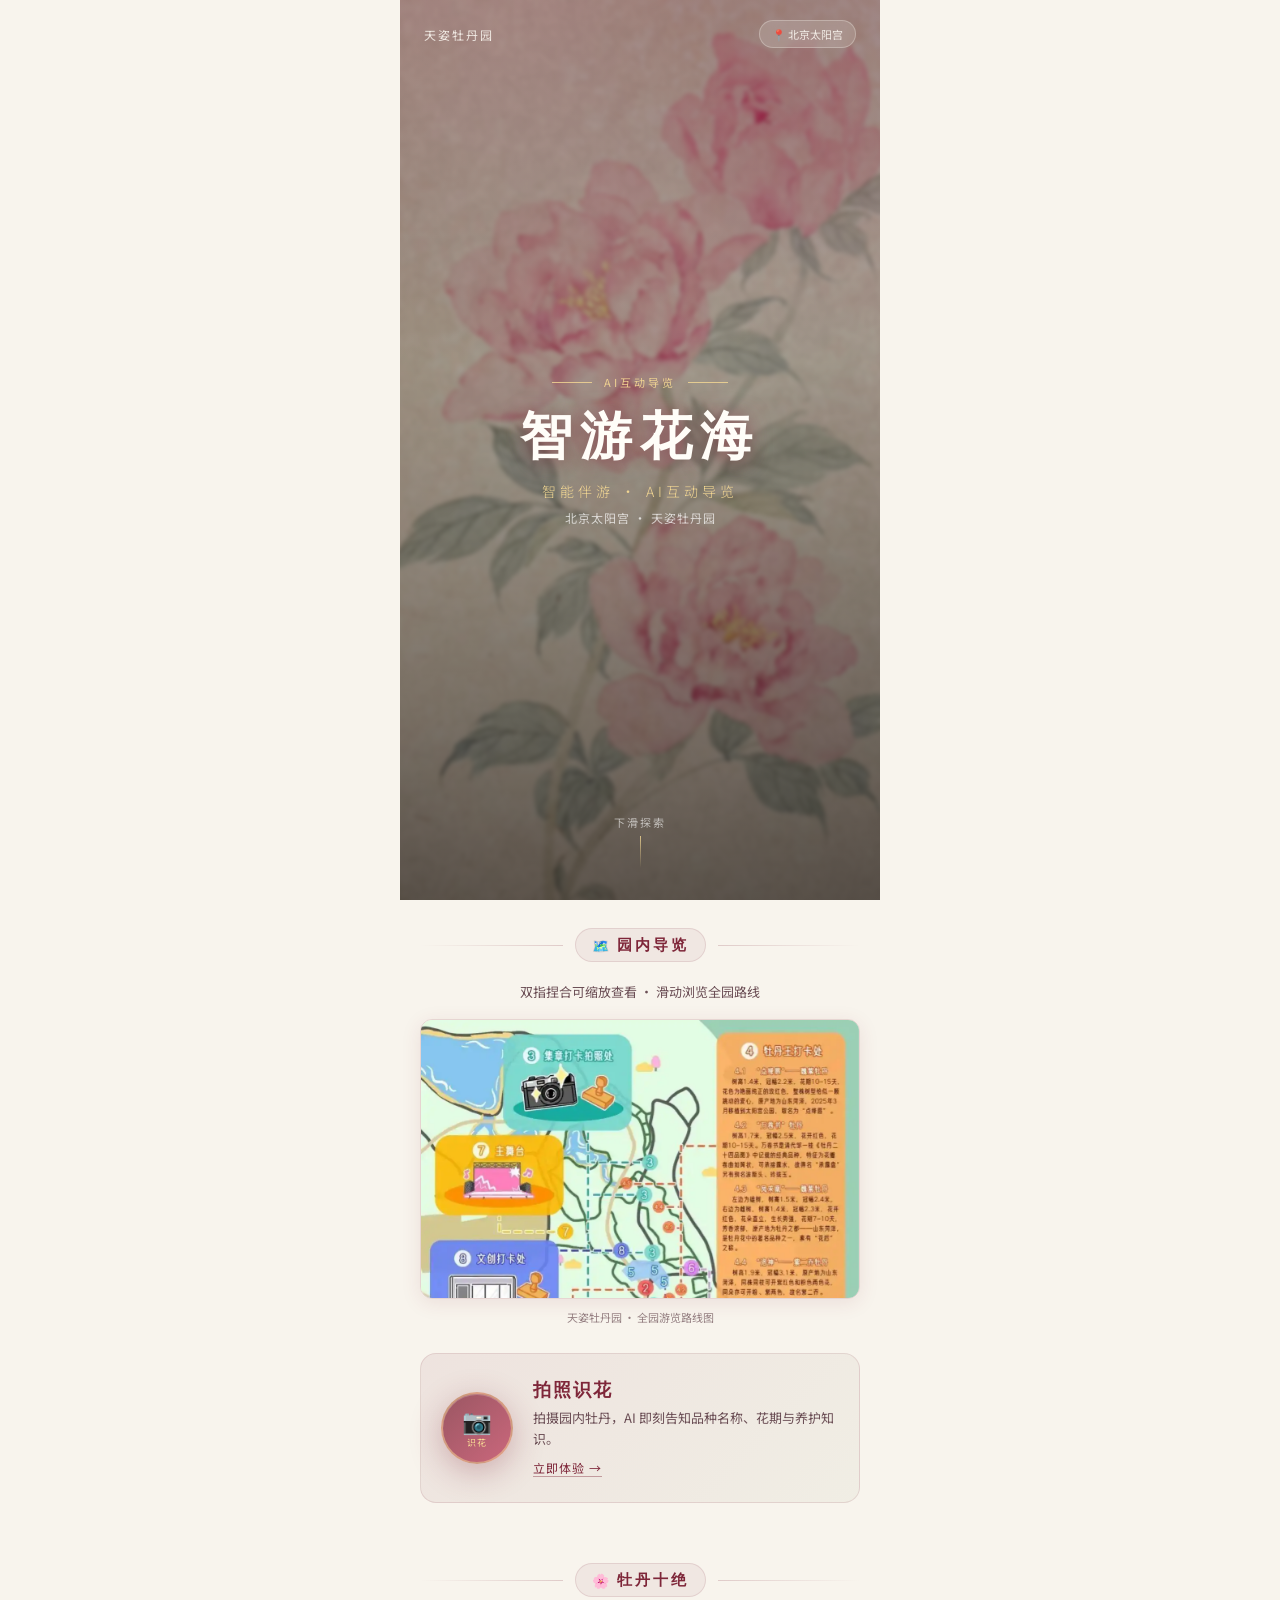
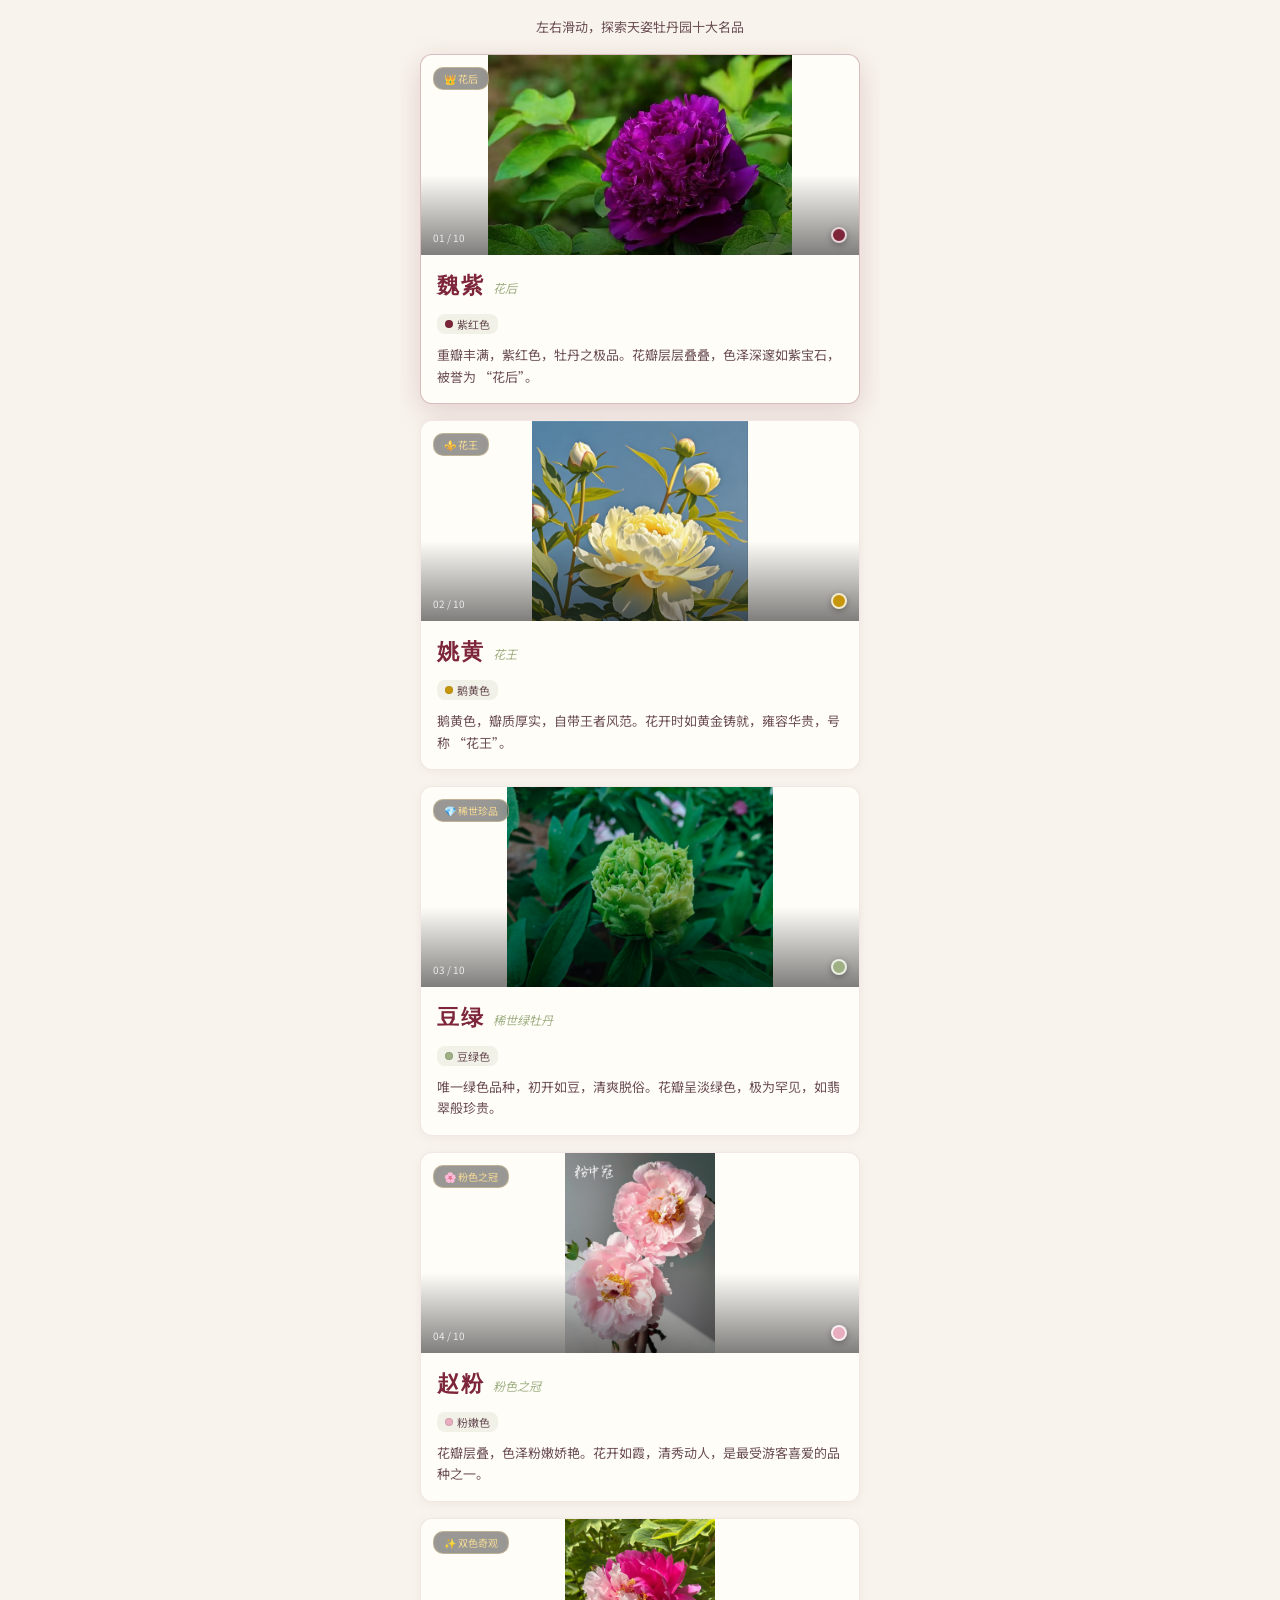
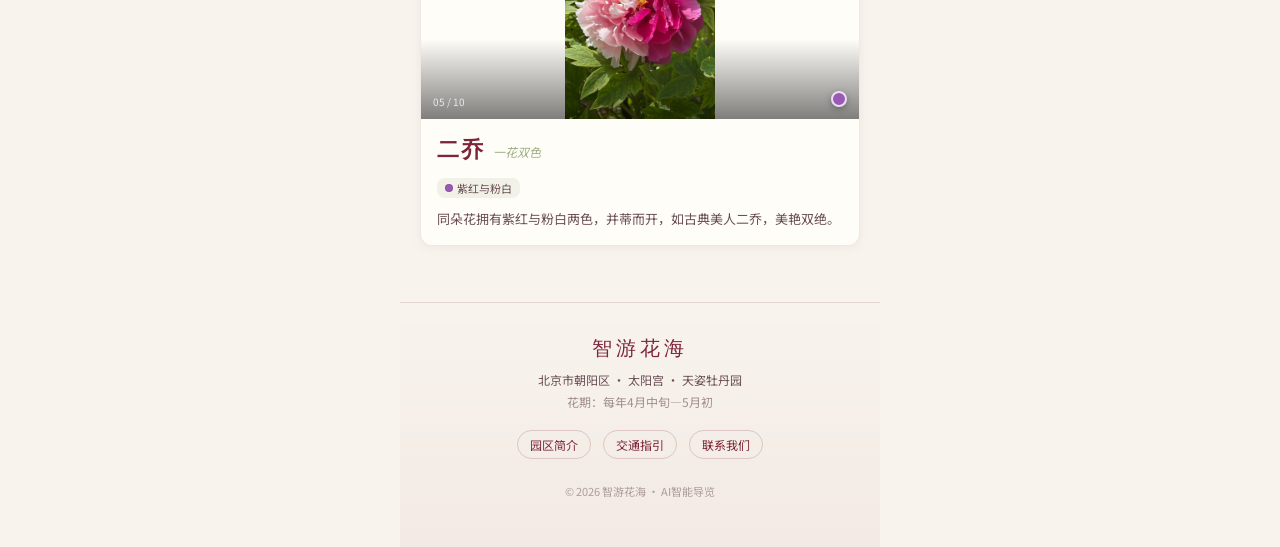
<file: zhiyou/index.html>
<!doctype html>
<html lang="zh-CN">
  <head>
    <meta charset="UTF-8" />
    <meta
      name="viewport"
      content="width=device-width, initial-scale=1.0, maximum-scale=5.0, user-scalable=yes"
    />
    <meta name="apple-mobile-web-app-capable" content="yes" />
    <meta name="apple-mobile-web-app-status-bar-style" content="black-translucent" />
    <meta name="theme-color" content="#7E2639" />
    <meta
      name="description"
      content="智游花海 - 北京太阳宫天姿牡丹园 AI智能导览，拍照识花，科普牡丹十绝。"
    />
    <title>智游花海 · 天姿牡丹园 AI导览</title>
    <!-- Preconnect to Unsplash CDN -->
    <link rel="preconnect" href="https://images.unsplash.com" />
    <!-- Google Fonts: Noto Serif SC for elegant Chinese display -->
    <link rel="preconnect" href="https://fonts.googleapis.com" />
    <link rel="preconnect" href="https://fonts.gstatic.com" crossorigin />
    <link
      href="https://fonts.googleapis.com/css2?family=Noto+Serif+SC:wght@400;500;600;700&family=Noto+Sans+SC:wght@300;400;500&display=swap"
      rel="stylesheet"
    />
    <link rel="stylesheet" href="./src/index.css" />
  </head>
  <body>
    <div class="app">
      <!-- ── Hero Section ── -->
      <section class="hero" style="position: relative; height: 100svh; overflow: hidden;">
        <!-- Background image with blur -->
        <div
          style="
            position: absolute;
            inset: 0;
            background-image: url('/assets/aigc/images/flower.png');
            background-size: cover;
            background-position: center;
            filter: blur(2px) brightness(0.75);
            transform: scale(1.05);
          "
        ></div>
        <!-- Gradient overlay -->
        <div
          style="
            position: absolute;
            inset: 0;
            background: linear-gradient(
              to bottom,
              rgba(126, 38, 57, 0.25) 0%,
              rgba(0, 0, 0, 0.1) 40%,
              rgba(0, 0, 0, 0.5) 100%
            );
          "
        ></div>

        <!-- Top bar -->
        <div
          style="
            position: absolute;
            top: 0;
            left: 0;
            right: 0;
            padding: 20px 24px;
            display: flex;
            justify-content: space-between;
            align-items: center;
          "
        >
          <span
            style="
              color: rgba(248, 244, 237, 0.9);
              font-size: 12px;
              letter-spacing: 2px;
              text-transform: uppercase;
            "
          >
            天姿牡丹园
          </span>
          <span
            style="
              background: rgba(248, 244, 237, 0.15);
              backdrop-filter: blur(8px);
              color: rgba(248, 244, 237, 0.9);
              font-size: 11px;
              padding: 5px 12px;
              border-radius: 20px;
              border: 1px solid rgba(248, 244, 237, 0.3);
            "
          >
            📍 北京太阳宫
          </span>
        </div>

        <!-- Hero Text -->
        <div
          style="
            position: absolute;
            inset: 0;
            display: flex;
            flex-direction: column;
            align-items: center;
            justify-content: center;
            text-align: center;
            padding: 0 32px;
          "
        >
          <!-- Decorative line -->
          <div
            style="
              display: flex;
              align-items: center;
              gap: 12px;
              margin-bottom: 16px;
            "
          >
            <div
              style="
                width: 40px;
                height: 1px;
                background: #f7da94;
                opacity: 0.8;
              "
            ></div>
            <span
              style="
                color: #f7da94;
                font-size: 11px;
                letter-spacing: 3px;
                opacity: 0.9;
              "
            >
              AI互动导览
            </span>
            <div
              style="
                width: 40px;
                height: 1px;
                background: #f7da94;
                opacity: 0.8;
              "
            ></div>
          </div>

          <h1
            style="
              font-family: 'STKaiti', 'STSong', 'KaiTi', 'SimSun', serif;
              font-size: 52px;
              font-weight: 700;
              color: #fffdf8;
              letter-spacing: 8px;
              line-height: 1.2;
              text-shadow: 0 2px 20px rgba(126, 38, 57, 0.6);
              margin-bottom: 12px;
            "
          >
            智游花海
          </h1>

          <p
            style="
              color: rgba(247, 218, 148, 0.95);
              font-size: 14px;
              letter-spacing: 4px;
              font-weight: 300;
              margin-bottom: 8px;
            "
          >
            智能伴游 · AI互动导览
          </p>

          <p
            style="
              color: rgba(255, 255, 255, 0.7);
              font-size: 12px;
              letter-spacing: 1px;
            "
          >
            北京太阳宫 · 天姿牡丹园
          </p>

          <!-- Scroll hint -->
          <div
            style="
              position: absolute;
              bottom: 32px;
              left: 50%;
              transform: translateX(-50%);
              display: flex;
              flex-direction: column;
              align-items: center;
              gap: 6px;
            "
          >
            <span
              style="
                color: rgba(255, 255, 255, 0.6);
                font-size: 11px;
                letter-spacing: 2px;
              "
            >
              下滑探索
            </span>
            <div
              style="
                width: 1px;
                height: 32px;
                background: linear-gradient(
                  to bottom,
                  rgba(247, 218, 148, 0.8),
                  transparent
                );
                animation: pulse 2s infinite;
              "
            ></div>
          </div>
        </div>
      </section>

      <!-- ── Section Divider: 园内导览 ── -->
      <section
        style="
          display: flex;
          align-items: center;
          gap: 12px;
          padding: 28px 20px 20px;
        "
      >
        <div
          style="
            flex: 1;
            height: 1px;
            background: linear-gradient(
              to right,
              transparent,
              rgba(126, 38, 57, 0.2)
            );
          "
        ></div>
        <div
          style="
            display: flex;
            align-items: center;
            gap: 8px;
            padding: 6px 16px;
            border-radius: 20px;
            background: rgba(126, 38, 57, 0.06);
            border: 1px solid rgba(126, 38, 57, 0.12);
          "
        >
          <span style="font-size: 14px;">🗺️</span>
          <span
            style="
              font-family: 'STKaiti', 'STSong', 'KaiTi', serif;
              color: #7e2639;
              font-size: 15px;
              letter-spacing: 3px;
              font-weight: 600;
            "
          >
            园内导览
          </span>
        </div>
        <div
          style="
            flex: 1;
            height: 1px;
            background: linear-gradient(
              to left,
              transparent,
              rgba(126, 38, 57, 0.2)
            );
          "
        ></div>
      </section>

      <!-- ── Garden Map Section ── -->
      <section style="padding: 0 20px 28px;">
        <p
          style="
            color: #6b4e55;
            font-size: 13px;
            line-height: 1.6;
            margin-bottom: 16px;
            text-align: center;
          "
        >
          双指捏合可缩放查看 · 滑动浏览全园路线
        </p>
        <div
          style="
            border-radius: 12px;
            overflow: scroll;
            overscroll-behavior: contain;
            -webkit-overflow-scrolling: touch;
            border: 1px solid rgba(126, 38, 57, 0.15);
            box-shadow: 0 4px 20px rgba(126, 38, 57, 0.1);
            max-height: 280px;
            position: relative;
          "
        >
          <img
            src="/assets/aigc/images/map.webp"
            alt="天姿牡丹园导览图"
            style="
              width: 100%;
              height: 100%;
              display: block;
              object-fit: contain;
            "
          />
        </div>
        <p
          style="
            color: #6b4e55;
            font-size: 11px;
            text-align: center;
            margin-top: 10px;
            opacity: 0.7;
          "
        >
          天姿牡丹园 · 全园游览路线图
        </p>
      </section>

      <!-- ── Identify Flower Section ── -->
      <section style="padding: 0 20px 32px;">
        <div
          style="
            border-radius: 16px;
            background: linear-gradient(
              135deg,
              rgba(126, 38, 57, 0.08) 0%,
              rgba(159, 176, 132, 0.08) 100%
            );
            border: 1px solid rgba(126, 38, 57, 0.12);
            padding: 24px 20px;
            display: flex;
            align-items: center;
            gap: 20px;
          "
        >
          <a
            href="https://shihua.example.com"
            target="_blank"
            rel="noopener noreferrer"
            style="text-decoration: none; flex-shrink: 0;"
          >
            <div
              style="
                width: 72px;
                height: 72px;
                border-radius: 50%;
                background: linear-gradient(
                  135deg,
                  rgba(126, 38, 57, 0.75) 0%,
                  rgba(190, 60, 90, 0.75) 100%
                );
                backdrop-filter: blur(12px);
                -webkit-backdrop-filter: blur(12px);
                border: 2px solid rgba(247, 218, 148, 0.5);
                display: flex;
                flex-direction: column;
                align-items: center;
                justify-content: center;
                box-shadow:
                  0 8px 32px rgba(126, 38, 57, 0.3),
                  inset 0 1px 0 rgba(255, 255, 255, 0.2);
                cursor: pointer;
                transition: transform 0.2s ease;
              "
            >
              <span style="font-size: 24px; line-height: 1;">📷</span>
              <span
                style="
                  color: #f7da94;
                  font-size: 9px;
                  margin-top: 4px;
                  letter-spacing: 1px;
                "
              >
                识花
              </span>
            </div>
          </a>
          <div>
            <h3
              style="
                font-family: 'STKaiti', 'STSong', 'KaiTi', serif;
                color: #7e2639;
                font-size: 18px;
                font-weight: 600;
                margin-bottom: 6px;
                letter-spacing: 2px;
              "
            >
              拍照识花
            </h3>
            <p
              style="
                color: #6b4e55;
                font-size: 13px;
                line-height: 1.6;
              "
            >
              拍摄园内牡丹，AI 即刻告知品种名称、花期与养护知识。
            </p>
            <a
              href="#小程序://拍照识花卉君/4pe4TUaE3iHOZTf"
              target="_blank"
              rel="noopener noreferrer"
              style="
                display: inline-block;
                margin-top: 10px;
                color: #7e2639;
                font-size: 12px;
                letter-spacing: 1px;
                border-bottom: 1px solid rgba(126, 38, 57, 0.4);
                text-decoration: none;
              "
            >
              立即体验 →
            </a>
          </div>
        </div>
      </section>

      <!-- ── Section Divider: 牡丹十绝 ── -->
      <section
        style="
          display: flex;
          align-items: center;
          gap: 12px;
          padding: 28px 20px 20px;
        "
      >
        <div
          style="
            flex: 1;
            height: 1px;
            background: linear-gradient(
              to right,
              transparent,
              rgba(126, 38, 57, 0.2)
            );
          "
        ></div>
        <div
          style="
            display: flex;
            align-items: center;
            gap: 8px;
            padding: 6px 16px;
            border-radius: 20px;
            background: rgba(126, 38, 57, 0.06);
            border: 1px solid rgba(126, 38, 57, 0.12);
          "
        >
          <span style="font-size: 14px;">🌸</span>
          <span
            style="
              font-family: 'STKaiti', 'STSong', 'KaiTi', serif;
              color: #7e2639;
              font-size: 15px;
              letter-spacing: 3px;
              font-weight: 600;
            "
          >
            牡丹十绝
          </span>
        </div>
        <div
          style="
            flex: 1;
            height: 1px;
            background: linear-gradient(
              to left,
              transparent,
              rgba(126, 38, 57, 0.2)
            );
          "
        ></div>
      </section>

      <!-- ── Peony Slider Section ── -->
      <section style="padding-bottom: 40px;">
        <p
          style="
            color: #6b4e55;
            font-size: 13px;
            line-height: 1.6;
            padding: 0 20px 16px;
            text-align: center;
          "
        >
          左右滑动，探索天姿牡丹园十大名品
        </p>

        <div class="peony-slider">
          <!-- Card 1 魏紫 -->
          <article class="peony-card active">
            <div style="position: relative; height: 200px; overflow: hidden;">
              <img
                src="/assets/aigc/images/weizi.png"
                alt="魏紫"
                style="
                  width: 100%;
                  height: 100%;
                  object-fit: contain;
                  transition: transform 0.4s ease;
                "
                loading="lazy"
              />
              <div
                style="
                  position: absolute;
                  bottom: 0;
                  left: 0;
                  right: 0;
                  height: 80px;
                  background: linear-gradient(
                    to top,
                    rgba(0, 0, 0, 0.5),
                    transparent
                  );
                "
              ></div>
              <div
                style="
                  position: absolute;
                  top: 12px;
                  left: 12px;
                  background: rgba(0, 0, 0, 0.4);
                  backdrop-filter: blur(8px);
                  color: #f7da94;
                  font-size: 10px;
                  padding: 3px 10px;
                  border-radius: 10px;
                  border: 1px solid rgba(247, 218, 148, 0.4);
                "
              >
                👑 花后
              </div>
              <div
                style="
                  position: absolute;
                  bottom: 12px;
                  right: 12px;
                  width: 16px;
                  height: 16px;
                  border-radius: 50%;
                  background: #7e2639;
                  border: 2px solid rgba(255, 255, 255, 0.8);
                  box-shadow: 0 2px 6px rgba(0, 0, 0, 0.3);
                "
              ></div>
              <div
                style="
                  position: absolute;
                  bottom: 10px;
                  left: 12px;
                  color: rgba(255, 255, 255, 0.8);
                  font-size: 10px;
                "
              >
                01 / 10
              </div>
            </div>
            <div style="padding: 16px;">
              <div
                style="
                  display: flex;
                  align-items: baseline;
                  gap: 8px;
                  margin-bottom: 8px;
                "
              >
                <h3
                  style="
                    font-family: 'STKaiti', 'STSong', 'KaiTi', serif;
                    color: #7e2639;
                    font-size: 22px;
                    font-weight: 700;
                    letter-spacing: 2px;
                  "
                >
                  魏紫
                </h3>
                <span
                  style="
                    color: #9fb084;
                    font-size: 12px;
                    font-style: italic;
                  "
                >
                  花后
                </span>
              </div>
              <div
                style="
                  display: inline-flex;
                  align-items: center;
                  gap: 4px;
                  margin-bottom: 10px;
                  background: rgba(159, 176, 132, 0.15);
                  padding: 2px 8px;
                  border-radius: 8px;
                "
              >
                <span
                  style="
                    width: 8px;
                    height: 8px;
                    border-radius: 50%;
                    background: #7e2639;
                    border: 1px solid rgba(0, 0, 0, 0.1);
                  "
                ></span>
                <span style="color: #6b4e55; font-size: 11px;">紫红色</span>
              </div>
              <p
                style="
                  color: #6b4e55;
                  font-size: 13px;
                  line-height: 1.65;
                "
              >
                重瓣丰满，紫红色，牡丹之极品。花瓣层层叠叠，色泽深邃如紫宝石，被誉为
                “花后”。
              </p>
            </div>
          </article>

          <!-- Card 2 姚黄 -->
          <article class="peony-card">
            <div style="position: relative; height: 200px; overflow: hidden;">
              <img
                src="/assets/aigc/images/yaohuang.png"
                alt="姚黄"
                style="
                  width: 100%;
                  height: 100%;
                  object-fit: contain;
                  transition: transform 0.4s ease;
                "
                loading="lazy"
              />
              <div
                style="
                  position: absolute;
                  bottom: 0;
                  left: 0;
                  right: 0;
                  height: 80px;
                  background: linear-gradient(
                    to top,
                    rgba(0, 0, 0, 0.5),
                    transparent
                  );
                "
              ></div>
              <div
                style="
                  position: absolute;
                  top: 12px;
                  left: 12px;
                  background: rgba(0, 0, 0, 0.4);
                  backdrop-filter: blur(8px);
                  color: #f7da94;
                  font-size: 10px;
                  padding: 3px 10px;
                  border-radius: 10px;
                  border: 1px solid rgba(247, 218, 148, 0.4);
                "
              >
                ⚜️ 花王
              </div>
              <div
                style="
                  position: absolute;
                  bottom: 12px;
                  right: 12px;
                  width: 16px;
                  height: 16px;
                  border-radius: 50%;
                  background: #c8960a;
                  border: 2px solid rgba(255, 255, 255, 0.8);
                  box-shadow: 0 2px 6px rgba(0, 0, 0, 0.3);
                "
              ></div>
              <div
                style="
                  position: absolute;
                  bottom: 10px;
                  left: 12px;
                  color: rgba(255, 255, 255, 0.8);
                  font-size: 10px;
                "
              >
                02 / 10
              </div>
            </div>
            <div style="padding: 16px;">
              <div
                style="
                  display: flex;
                  align-items: baseline;
                  gap: 8px;
                  margin-bottom: 8px;
                "
              >
                <h3
                  style="
                    font-family: 'STKaiti', 'STSong', 'KaiTi', serif;
                    color: #7e2639;
                    font-size: 22px;
                    font-weight: 700;
                    letter-spacing: 2px;
                  "
                >
                  姚黄
                </h3>
                <span
                  style="
                    color: #9fb084;
                    font-size: 12px;
                    font-style: italic;
                  "
                >
                  花王
                </span>
              </div>
              <div
                style="
                  display: inline-flex;
                  align-items: center;
                  gap: 4px;
                  margin-bottom: 10px;
                  background: rgba(159, 176, 132, 0.15);
                  padding: 2px 8px;
                  border-radius: 8px;
                "
              >
                <span
                  style="
                    width: 8px;
                    height: 8px;
                    border-radius: 50%;
                    background: #c8960a;
                    border: 1px solid rgba(0, 0, 0, 0.1);
                  "
                ></span>
                <span style="color: #6b4e55; font-size: 11px;">鹅黄色</span>
              </div>
              <p
                style="
                  color: #6b4e55;
                  font-size: 13px;
                  line-height: 1.65;
                "
              >
                鹅黄色，瓣质厚实，自带王者风范。花开时如黄金铸就，雍容华贵，号称
                “花王”。
              </p>
            </div>
          </article>

          <!-- Card 3 豆绿 -->
          <article class="peony-card">
            <div style="position: relative; height: 200px; overflow: hidden;">
              <img
                src="/assets/aigc/images/doulv.png"
                alt="豆绿"
                style="
                  width: 100%;
                  height: 100%;
                  object-fit: contain;
                  transition: transform 0.4s ease;
                "
                loading="lazy"
              />
              <div
                style="
                  position: absolute;
                  bottom: 0;
                  left: 0;
                  right: 0;
                  height: 80px;
                  background: linear-gradient(
                    to top,
                    rgba(0, 0, 0, 0.5),
                    transparent
                  );
                "
              ></div>
              <div
                style="
                  position: absolute;
                  top: 12px;
                  left: 12px;
                  background: rgba(0, 0, 0, 0.4);
                  backdrop-filter: blur(8px);
                  color: #f7da94;
                  font-size: 10px;
                  padding: 3px 10px;
                  border-radius: 10px;
                  border: 1px solid rgba(247, 218, 148, 0.4);
                "
              >
                💎 稀世珍品
              </div>
              <div
                style="
                  position: absolute;
                  bottom: 12px;
                  right: 12px;
                  width: 16px;
                  height: 16px;
                  border-radius: 50%;
                  background: #9fb084;
                  border: 2px solid rgba(255, 255, 255, 0.8);
                  box-shadow: 0 2px 6px rgba(0, 0, 0, 0.3);
                "
              ></div>
              <div
                style="
                  position: absolute;
                  bottom: 10px;
                  left: 12px;
                  color: rgba(255, 255, 255, 0.8);
                  font-size: 10px;
                "
              >
                03 / 10
              </div>
            </div>
            <div style="padding: 16px;">
              <div
                style="
                  display: flex;
                  align-items: baseline;
                  gap: 8px;
                  margin-bottom: 8px;
                "
              >
                <h3
                  style="
                    font-family: 'STKaiti', 'STSong', 'KaiTi', serif;
                    color: #7e2639;
                    font-size: 22px;
                    font-weight: 700;
                    letter-spacing: 2px;
                  "
                >
                  豆绿
                </h3>
                <span
                  style="
                    color: #9fb084;
                    font-size: 12px;
                    font-style: italic;
                  "
                >
                  稀世绿牡丹
                </span>
              </div>
              <div
                style="
                  display: inline-flex;
                  align-items: center;
                  gap: 4px;
                  margin-bottom: 10px;
                  background: rgba(159, 176, 132, 0.15);
                  padding: 2px 8px;
                  border-radius: 8px;
                "
              >
                <span
                  style="
                    width: 8px;
                    height: 8px;
                    border-radius: 50%;
                    background: #9fb084;
                    border: 1px solid rgba(0, 0, 0, 0.1);
                  "
                ></span>
                <span style="color: #6b4e55; font-size: 11px;">豆绿色</span>
              </div>
              <p
                style="
                  color: #6b4e55;
                  font-size: 13px;
                  line-height: 1.65;
                "
              >
                唯一绿色品种，初开如豆，清爽脱俗。花瓣呈淡绿色，极为罕见，如翡翠般珍贵。
              </p>
            </div>
          </article>

          <!-- Card 4 赵粉 -->
          <article class="peony-card">
            <div style="position: relative; height: 200px; overflow: hidden;">
              <img
                src="/assets/aigc/images/zhaofen.png"
                alt="赵粉"
                style="
                  width: 100%;
                  height: 100%;
                  object-fit: contain;
                  transition: transform 0.4s ease;
                "
                loading="lazy"
              />
              <div
                style="
                  position: absolute;
                  bottom: 0;
                  left: 0;
                  right: 0;
                  height: 80px;
                  background: linear-gradient(
                    to top,
                    rgba(0, 0, 0, 0.5),
                    transparent
                  );
                "
              ></div>
              <div
                style="
                  position: absolute;
                  top: 12px;
                  left: 12px;
                  background: rgba(0, 0, 0, 0.4);
                  backdrop-filter: blur(8px);
                  color: #f7da94;
                  font-size: 10px;
                  padding: 3px 10px;
                  border-radius: 10px;
                  border: 1px solid rgba(247, 218, 148, 0.4);
                "
              >
                🌸 粉色之冠
              </div>
              <div
                style="
                  position: absolute;
                  bottom: 12px;
                  right: 12px;
                  width: 16px;
                  height: 16px;
                  border-radius: 50%;
                  background: #e8aebf;
                  border: 2px solid rgba(255, 255, 255, 0.8);
                  box-shadow: 0 2px 6px rgba(0, 0, 0, 0.3);
                "
              ></div>
              <div
                style="
                  position: absolute;
                  bottom: 10px;
                  left: 12px;
                  color: rgba(255, 255, 255, 0.8);
                  font-size: 10px;
                "
              >
                04 / 10
              </div>
            </div>
            <div style="padding: 16px;">
              <div
                style="
                  display: flex;
                  align-items: baseline;
                  gap: 8px;
                  margin-bottom: 8px;
                "
              >
                <h3
                  style="
                    font-family: 'STKaiti', 'STSong', 'KaiTi', serif;
                    color: #7e2639;
                    font-size: 22px;
                    font-weight: 700;
                    letter-spacing: 2px;
                  "
                >
                  赵粉
                </h3>
                <span
                  style="
                    color: #9fb084;
                    font-size: 12px;
                    font-style: italic;
                  "
                >
                  粉色之冠
                </span>
              </div>
              <div
                style="
                  display: inline-flex;
                  align-items: center;
                  gap: 4px;
                  margin-bottom: 10px;
                  background: rgba(159, 176, 132, 0.15);
                  padding: 2px 8px;
                  border-radius: 8px;
                "
              >
                <span
                  style="
                    width: 8px;
                    height: 8px;
                    border-radius: 50%;
                    background: #e8aebf;
                    border: 1px solid rgba(0, 0, 0, 0.1);
                  "
                ></span>
                <span style="color: #6b4e55; font-size: 11px;">粉嫩色</span>
              </div>
              <p
                style="
                  color: #6b4e55;
                  font-size: 13px;
                  line-height: 1.65;
                "
              >
                花瓣层叠，色泽粉嫩娇艳。花开如霞，清秀动人，是最受游客喜爱的品种之一。
              </p>
            </div>
          </article>

          <!-- Card 5 二乔 -->
          <article class="peony-card">
            <div style="position: relative; height: 200px; overflow: hidden;">
              <img
                src="/assets/aigc/images/erqiao.png"
                alt="二乔"
                style="
                  width: 100%;
                  height: 100%;
                  object-fit: contain;
                  transition: transform 0.4s ease;
                "
                loading="lazy"
              />
              <div
                style="
                  position: absolute;
                  bottom: 0;
                  left: 0;
                  right: 0;
                  height: 80px;
                  background: linear-gradient(
                    to top,
                    rgba(0, 0, 0, 0.5),
                    transparent
                  );
                "
              ></div>
              <div
                style="
                  position: absolute;
                  top: 12px;
                  left: 12px;
                  background: rgba(0, 0, 0, 0.4);
                  backdrop-filter: blur(8px);
                  color: #f7da94;
                  font-size: 10px;
                  padding: 3px 10px;
                  border-radius: 10px;
                  border: 1px solid rgba(247, 218, 148, 0.4);
                "
              >
                ✨ 双色奇观
              </div>
              <div
                style="
                  position: absolute;
                  bottom: 12px;
                  right: 12px;
                  width: 16px;
                  height: 16px;
                  border-radius: 50%;
                  background: #9b59b6;
                  border: 2px solid rgba(255, 255, 255, 0.8);
                  box-shadow: 0 2px 6px rgba(0, 0, 0, 0.3);
                "
              ></div>
              <div
                style="
                  position: absolute;
                  bottom: 10px;
                  left: 12px;
                  color: rgba(255, 255, 255, 0.8);
                  font-size: 10px;
                "
              >
                05 / 10
              </div>
            </div>
            <div style="padding: 16px;">
              <div
                style="
                  display: flex;
                  align-items: baseline;
                  gap: 8px;
                  margin-bottom: 8px;
                "
              >
                <h3
                  style="
                    font-family: 'STKaiti', 'STSong', 'KaiTi', serif;
                    color: #7e2639;
                    font-size: 22px;
                    font-weight: 700;
                    letter-spacing: 2px;
                  "
                >
                  二乔
                </h3>
                <span
                  style="
                    color: #9fb084;
                    font-size: 12px;
                    font-style: italic;
                  "
                >
                  一花双色
                </span>
              </div>
              <div
                style="
                  display: inline-flex;
                  align-items: center;
                  gap: 4px;
                  margin-bottom: 10px;
                  background: rgba(159, 176, 132, 0.15);
                  padding: 2px 8px;
                  border-radius: 8px;
                "
              >
                <span
                  style="
                    width: 8px;
                    height: 8px;
                    border-radius: 50%;
                    background: #9b59b6;
                    border: 1px solid rgba(0, 0, 0, 0.1);
                  "
                ></span>
                <span style="color: #6b4e55; font-size: 11px;"
                  >紫红与粉白</span
                >
              </div>
              <p
                style="
                  color: #6b4e55;
                  font-size: 13px;
                  line-height: 1.65;
                "
              >
                同朵花拥有紫红与粉白两色，并蒂而开，如古典美人二乔，美艳双绝。
              </p>
            </div>
          </article>

          <div style="min-width: 8px; flex-shrink: 0;"></div>
        </div>

        <!-- Dot pagination -->
        <div class="peony-dots">
          <button class="peony-dot active" data-index="0" aria-label="魏紫"></button>
          <button class="peony-dot" data-index="1" aria-label="姚黄"></button>
          <button class="peony-dot" data-index="2" aria-label="豆绿"></button>
          <button class="peony-dot" data-index="3" aria-label="赵粉"></button>
          <button class="peony-dot" data-index="4" aria-label="二乔"></button>
          <button class="peony-dot" data-index="5" aria-label="黑花魁"></button>
          <button class="peony-dot" data-index="6" aria-label="白雪塔"></button>
          <button class="peony-dot" data-index="7" aria-label="洛阳红"></button>
          <button class="peony-dot" data-index="8" aria-label="青龙卧墨池"></button>
          <button class="peony-dot" data-index="9" aria-label="御衣黄"></button>
        </div>
      </section>

      <!-- ── Footer ── -->
      <footer
        style="
          background: linear-gradient(to bottom, #f8f4ed 0%, rgba(126, 38, 57, 0.05) 100%);
          border-top: 1px solid rgba(126, 38, 57, 0.1);
          padding: 32px 24px 48px;
          text-align: center;
        "
      >
        <div
          style="
            font-family: 'STKaiti', 'STSong', 'KaiTi', serif;
            color: #7e2639;
            font-size: 20px;
            letter-spacing: 4px;
            margin-bottom: 8px;
          "
        >
          智游花海
        </div>
        <p
          style="
            color: #6b4e55;
            font-size: 12px;
            line-height: 1.6;
            margin-bottom: 4px;
          "
        >
          北京市朝阳区 · 太阳宫 · 天姿牡丹园
        </p>
        <p style="color: #6b4e55; font-size: 12px; opacity: 0.6;">
          花期：每年4月中旬—5月初
        </p>
        <div
          style="
            display: flex;
            justify-content: center;
            gap: 12px;
            margin-top: 20px;
          "
        >
          <span
            style="
              color: #7e2639;
              font-size: 12px;
              padding: 5px 12px;
              border-radius: 20px;
              border: 1px solid rgba(126, 38, 57, 0.2);
              cursor: pointer;
            "
            >园区简介</span
          >
          <span
            style="
              color: #7e2639;
              font-size: 12px;
              padding: 5px 12px;
              border-radius: 20px;
              border: 1px solid rgba(126, 38, 57, 0.2);
              cursor: pointer;
            "
            >交通指引</span
          >
          <span
            style="
              color: #7e2639;
              font-size: 12px;
              padding: 5px 12px;
              border-radius: 20px;
              border: 1px solid rgba(126, 38, 57, 0.2);
              cursor: pointer;
            "
            >联系我们</span
          >
        </div>
        <p
          style="
            color: #6b4e55;
            font-size: 11px;
            margin-top: 24px;
            opacity: 0.5;
          "
        >
          © 2026 智游花海 · AI智能导览
        </p>
      </footer>
    </div>

    <script src="./main.js"></script>
  </body>
</html>
</file>
<file: zhiyou/src/index.css>
/* Global mobile H5 optimizations */
html,
body {
  margin: 0;
  padding: 0;
  width: 100%;
  overflow-x: hidden;
  -webkit-font-smoothing: antialiased;
  -moz-osx-font-smoothing: grayscale;
}

/* Hide scrollbars globally */
::-webkit-scrollbar {
  display: none;
}

* {
  -ms-overflow-style: none;
  scrollbar-width: none;
  box-sizing: border-box;
  margin: 0;
  padding: 0;
  -webkit-tap-highlight-color: transparent;
  touch-action: manipulation;
}

/* Prevent iOS text size adjust */
html {
  -webkit-text-size-adjust: 100%;
  text-size-adjust: 100%;
}

body {
  background-color: #f8f4ed;
}

.app {
  background-color: #f8f4ed;
  min-height: 100vh;
  font-family: 'Noto Sans SC', 'PingFang SC', 'Hiragino Sans GB', sans-serif;
  max-width: 480px;
  margin: 0 auto;
  overflow-x: hidden;
}

.peony-slider {
  display: block;
  padding: 0 20px;
}

.peony-slider::-webkit-scrollbar {
  display: none;
}

.peony-card {
  width: 100%;
  border-radius: 12px;
  overflow: hidden;
  background: #fffdf8;
  border: 1px solid rgba(126, 38, 57, 0.1);
  box-shadow: 0 2px 12px rgba(126, 38, 57, 0.06);
  transform: scale(1);
  transition: box-shadow 0.3s ease, transform 0.3s ease;
  margin-bottom: 16px;
}

.peony-card:last-child {
  margin-bottom: 0;
}

.peony-card.active {
  border-color: rgba(126, 38, 57, 0.3);
  box-shadow: 0 8px 30px rgba(126, 38, 57, 0.18);
}

.peony-dots {
  display: none;
}

.peony-dot,
.peony-dot.active {
  display: none;
}

@keyframes pulse {
  0%,
  100% {
    opacity: 1;
  }
  50% {
    opacity: 0.3;
  }
}

@keyframes fadeInUp {
  from {
    opacity: 0;
    transform: translateY(20px);
  }
  to {
    opacity: 1;
    transform: translateY(0);
  }
}
</file>
